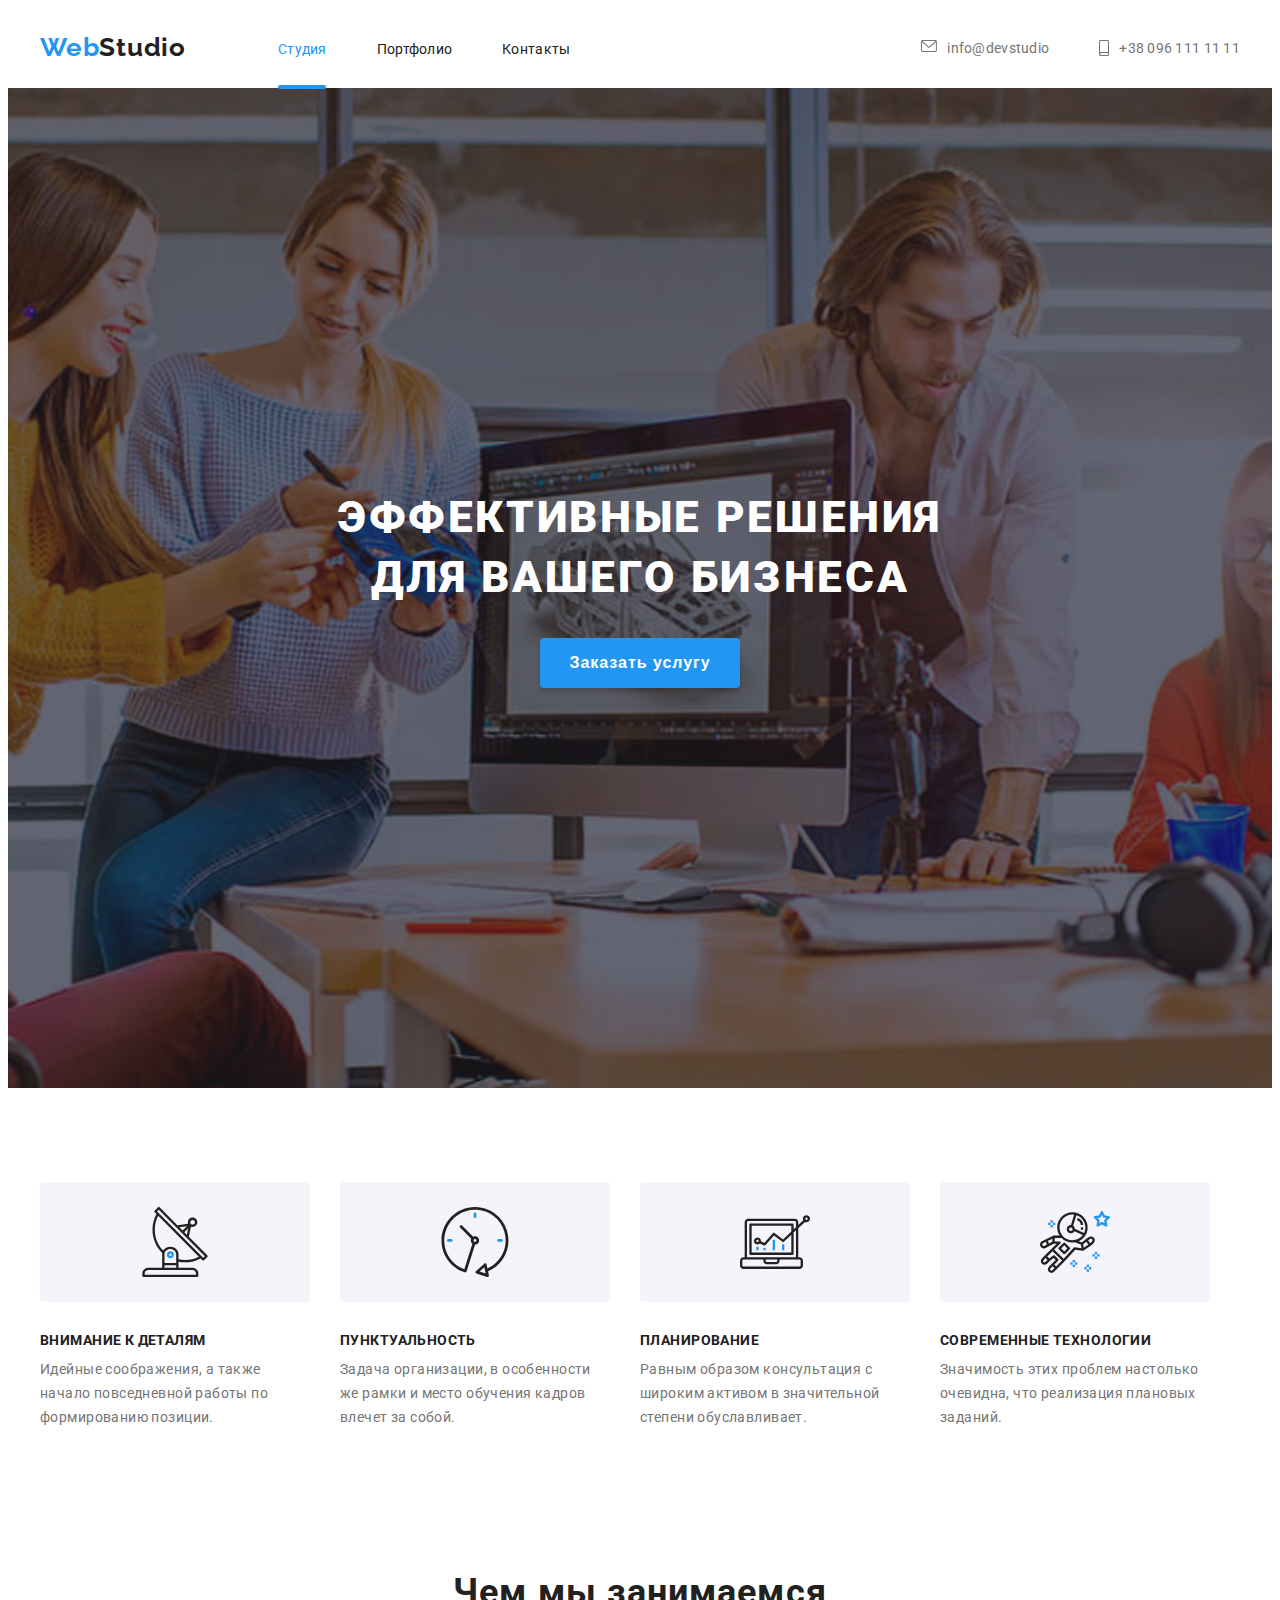
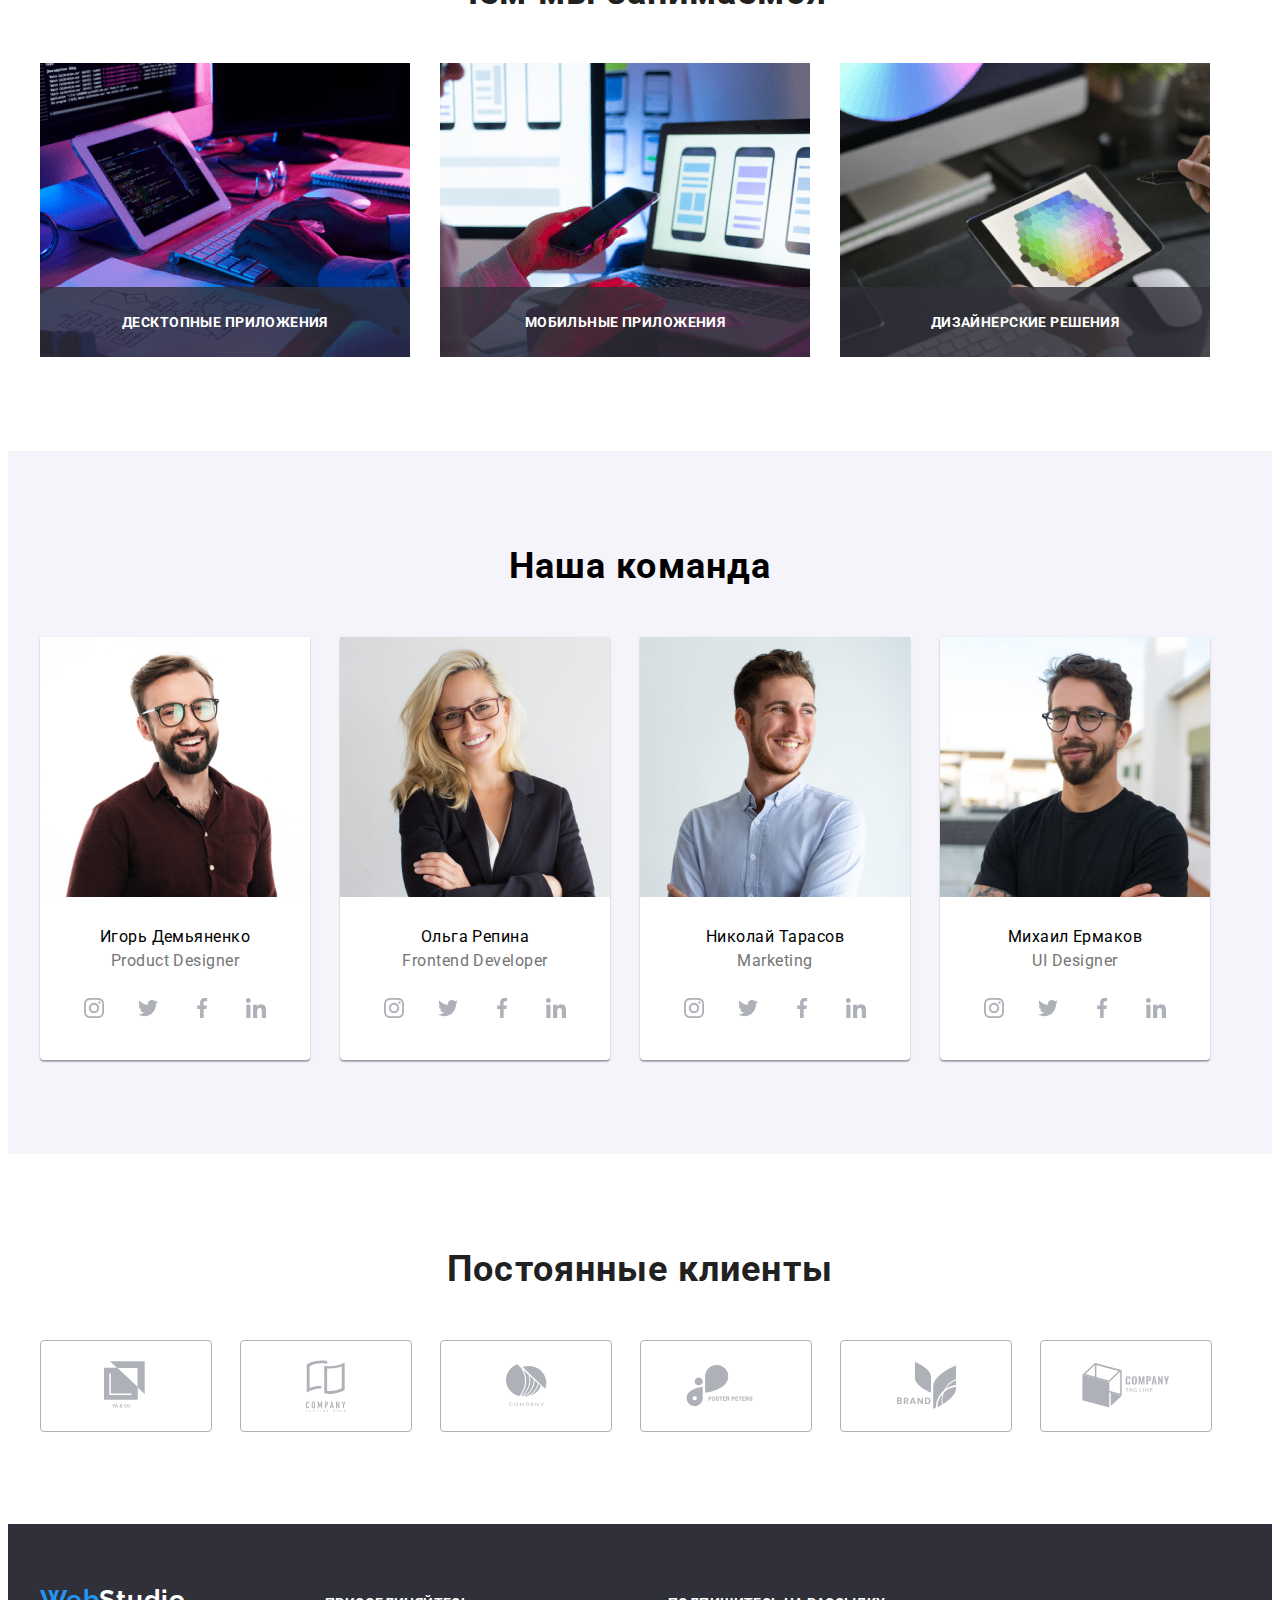
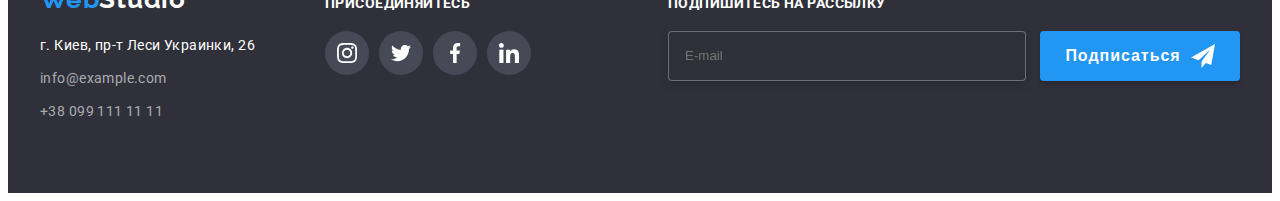
<file: index.html>
<!DOCTYPE html>
<html lang="ru">

<head>
    <meta charset="UTF-8">
    <meta name="viewport" content="width=device-width, initial-scale=1.0">
    <title>Document</title>
    <link rel="preconnect" href="https://fonts.gstatic.com">
    <link
        href="https://fonts.googleapis.com/css2?family=Raleway:wght@700&family=Roboto:wght@400;500;700;900&display=swap"
        rel="stylesheet">
    <link rel="stylesheet" href="https://cdnjs.cloudflare.com/ajax/libs/modern-normalize/1.0.0/modern-normalize.css"
        integrity="sha512-Zx6MlUMKSVJoQ+83OwhdILe8cSEsCzfqThJd7J/VA2UrK6Ctj85p+xzqfyuNXE5B1k25uUdmJ2OzItbBy9GHAQ=="
        crossorigin="anonymous" />
    <link rel="stylesheet" href="css/main.min.css">
</head>

<body>
    <header class="header">
        <div class="container">
            <nav class="navigation">
                <a class="logotype" href="./index.html">
                    Web<span class="logo-img">Studio</span>
                </a>
                <ul class="navigation-list list">
                    <li class="navigation-list-item">
                        <a class="navigation-list-link link current" href="./index.html">
                            <span class="studia">Студия</span>
                        </a>
                    </li>
                    <li class="navigation-list-item">
                        <a class="navigation-list-link link" href="./portfolio.html">Портфолио</a>
                    </li>
                    <li class="navigation-list-item">
                        <a class="navigation-list-link link" href="#">Контакты</a>
                    </li>
                </ul>
            </nav>

            <ul class="contacts">
                <li class="contacts-list list">
                    <a class="mail-link link" href="mailto:info@devstudio.com">
                        <svg class="mail-list-icon">
                            <use href="./img/sprite.svg.svg#icon-envelope"></use>
                        </svg>info@devstudio
                    </a>
                </li>
                <li class="contacts-list list">
                    <a class="tel-link link" href="tel:+380961111111">
                        <svg class="tel-list-icon">
                            <use href="./img/sprite.svg.svg#icon-smartphone"></use>
                        </svg>+38 096 111 11 11
                    </a>
                </li>
            </ul>

        </div>
    </header>

    <main>
        <!--HERO-->
        <section class="hero-container">
            <div class="container">
                <div class="headline-top">
                    <h1 class="headline">Эффективные решения для вашего бизнеса</h1>
                </div>
                <div class="modal-button-block">
                    <button type="button" class="modal-button" data-modal-open>Заказать услугу</button>
                </div>
            </div>
        </section>

        <!--BENEFITS-->
        <section class="benefits">
            <div class="container">
                <h2 hidden>Benefits</h2>
                <ul class="text-container list">
                    <li class="description">
                        <div class="description-list-link">
                            <svg class="description-list-icon">
                                <use href="./img/sprite.svg.svg#icon-antenna"></use>
                            </svg>
                        </div>
                        <h3 class="title-benefits">Внимание к деталям</h3>
                        <p class="description-text">Идейные соображения, а также начало повседневной работы по
                        формированию позиции.</p>
                    </li>

                    <li class="description">
                        <div class="description-list-link">
                            <svg class="description-list-icon">
                                <use href="./img/sprite.svg.svg#icon-clock"></use>
                            </svg>
                        </div>
                        <h3 class="title-benefits">Пунктуальность</h3>
                        <p class="description-text">Задача организации, в особенности же рамки и место обучения кадров
                            влечет за собой.</p>
                    </li>

                    <li class="description">
                        <div class="description-list-link">
                            <svg class="description-list-icon">
                                <use href="./img/sprite.svg.svg#icon-diagram"></use>
                            </svg>
                        </div>
                        <h3 class="title-benefits">Планирование</h3>
                        <p class="description-text">Равным образом консультация с широким активом в значительной степени
                            обуславливает.</p>
                    </li>

                    <li class="description">
                        <div class="description-list-link">
                            <svg class="description-list-icon">
                                <use href="./img/sprite.svg.svg#icon-astronaut"></use>
                            </svg>
                        </div>
                        <h3 class="title-benefits">Современные технологии</h3>
                        <p class="description-text">Значимость этих проблем настолько очевидна, что реализация плановых
                            заданий.</p>
                    </li>
                </ul>
            </div>
        </section>

        <!--mission-->
        <section class="options">
            <div class="container">
                <h2 class="options-title">Чем мы занимаемся</h2>
                <ul class="images-container list">
                    <li class="images">
                        <img class="foto-task" src="./img/our_deals/img1.png" alt="верстает код" width="370px">
                        <div class="text-list">
                            <p class="text-position">Десктопные приложения</p>
                        </div>
                    </li>
                    <li class="images">
                        <img class="foto-task" src="./img/our_deals/img2.png" alt="разрабатывает дизайн" width="370px">
                        <div class="text-list">
                            <p class="text-position">Мобильные приложения</p>
                        </div>
                    </li>
                    <li class="images">
                        <img class="foto-task" src="./img/our_deals/img3.png" alt="подбирает цветовую гамму"
                            width="370px">
                        <div class="text-list">
                            <p class="text-position">Дизайнерские решения</p>
                        </div>
                            
                    </li>
                </ul>
            </div>
        </section>

        <!--team-->
        <section class="prof-team">
            <div class="container">
                <h2 class="title title-team">Наша команда</h2>
                <ul class="team-container list">
                    <li class="team-list">
                        <img class="foto photo" src="./img/our_team/igor_demyanenko.jpg" alt="Игорь Демьяненко"
                            width="270px">
                        <div class="name-list">
                            <h3 class="specialists">Игорь Демьяненко</h3>
                            <p class="profession" lang="en">Product Designer</p>
                            <ul class="list social-list">
                                <li class="social-list-item">
                                    <a href="#" class="social-list-link">
                                        <svg class="social-list-icon">
                                            <use href="./img/sprite.svg.svg#icon-instagram"></use>
                                        </svg>
                                    </a>
                                </li>
                                <li class="social-list-item">
                                    <a href="#" class="social-list-link">
                                        <svg class="social-list-icon">
                                            <use href="./img/sprite.svg.svg#icon-twitter"></use>
                                        </svg>
                                    </a>
                                </li>
                                <li class="social-list-item">
                                    <a href="#" class="social-list-link">
                                        <svg class="social-list-icon">
                                            <use href="./img/sprite.svg.svg#icon-facebook"></use>
                                        </svg>
                                    </a>
                                </li>
                                <li class="social-list-item">
                                    <a href="#" class="social-list-link">
                                        <svg class="social-list-icon">
                                            <use href="./img/sprite.svg.svg#icon-linkedin"></use>
                                        </svg>
                                    </a>
                                </li>
                            </ul>
                        </div>
                    </li>
                    <li class="team-list">
                        <img class="foto photo" src="./img/our_team/olha_repina.jpg" alt="Ольга Репина" width="270px">
                        <div class="name-list">
                            <h3 class="specialists">Ольга Репина</h3>
                            <p class="profession" lang="en">Frontend Developer</p>
                            <ul class="list social-list">
                                <li class="social-list-item">
                                    <a href="#" class="social-list-link">
                                        <svg class="social-list-icon">
                                            <use href="./img/sprite.svg.svg#icon-instagram"></use>
                                        </svg>
                                    </a>
                                </li>
                                <li class="social-list-item">
                                    <a href="#" class="social-list-link">
                                        <svg class="social-list-icon">
                                            <use href="./img/sprite.svg.svg#icon-twitter"></use>
                                        </svg>
                                    </a>
                                </li>
                                <li class="social-list-item">
                                    <a href="#" class="social-list-link">
                                        <svg class="social-list-icon">
                                            <use href="./img/sprite.svg.svg#icon-facebook"></use>
                                        </svg>
                                    </a>
                                </li>
                                <li class="social-list-item">
                                    <a href="#" class="social-list-link">
                                        <svg class="social-list-icon">
                                            <use href="./img/sprite.svg.svg#icon-linkedin"></use>
                                        </svg>
                                    </a>
                                </li>
                            </ul>
                        </div>
                    </li>
                    <li class="team-list">
                        <img class="foto photo" src="./img/our_team/nikolay_tarasov.jpg" alt="Николай Тарасов"
                            width="270px">
                        <div class="name-list">
                            <h3 class="specialists">Николай Тарасов</h3>
                            <p class="profession" lang="en">Marketing</p>
                            <ul class="list social-list">
                                <li class="social-list-item">
                                    <a href="#" class="social-list-link">
                                        <svg class="social-list-icon">
                                            <use href="./img/sprite.svg.svg#icon-instagram"></use>
                                        </svg>
                                    </a>
                                </li>
                                <li class="social-list-item">
                                    <a href="#" class="social-list-link">
                                        <svg class="social-list-icon">
                                            <use href="./img/sprite.svg.svg#icon-twitter"></use>
                                        </svg>
                                    </a>
                                </li>
                                <li class="social-list-item">
                                    <a href="#" class="social-list-link">
                                        <svg class="social-list-icon">
                                            <use href="./img/sprite.svg.svg#icon-facebook"></use>
                                        </svg>
                                    </a>
                                </li>
                                <li class="social-list-item">
                                    <a href="#" class="social-list-link">
                                        <svg class="social-list-icon">
                                            <use href="./img/sprite.svg.svg#icon-linkedin"></use>
                                        </svg>
                                    </a>
                                </li>
                            </ul>
                        </div>
                    </li>
                    <li class="team-list">
                        <img class="foto photo" src="./img/our_team/michael_yermakov.jpg" alt="Михаил Ермаков"
                            width="270px">
                        <div class="name-list">
                            <h3 class="specialists">Михаил Ермаков</h3>
                            <p class="profession" lang="en">UI Designer</p>
                            <ul class="list social-list">
                                <li class="social-list-item">
                                    <a href="#" class="social-list-link">
                                        <svg class="social-list-icon">
                                            <use href="./img/sprite.svg.svg#icon-instagram"></use>
                                        </svg>
                                    </a>
                                </li>
                                <li class="social-list-item">
                                    <a href="#" class="social-list-link">
                                        <svg class="social-list-icon">
                                            <use href="./img/sprite.svg.svg#icon-twitter"></use>
                                        </svg>
                                    </a>
                                </li>
                                <li class="social-list-item">
                                    <a href="#" class="social-list-link">
                                        <svg class="social-list-icon">
                                            <use href="./img/sprite.svg.svg#icon-facebook"></use>
                                        </svg>
                                    </a>
                                </li>
                                <li class="social-list-item">
                                    <a href="#" class="social-list-link">
                                        <svg class="social-list-icon">
                                            <use href="./img/sprite.svg.svg#icon-linkedin"></use>
                                        </svg>
                                    </a>
                                </li>
                            </ul>
                        </div>
                    </li>
                </ul>
            </div>
        </section>

        <section class="client">
            <div class="container">
                <h2 class="client-title">Постоянные клиенты</h2>
                <ul class="list client-list">
                    <li class="client-list-item">
                        <a href="#" class="client-list-link">
                            <svg class="client-list-icon" width="45" height="50">
                                <use href="./img/sprite.svg.svg#icon-logo-1"></use>
                            </svg>
                        </a>
                    </li>
                    <li class="client-list-item">
                        <a href="#" class="client-list-link">
                            <svg class="client-list-icon" width="40" height="52">
                                <use href="./img/sprite.svg.svg#icon-logo-2"></use>
                            </svg>
                        </a>
                    </li>
                    <li class="client-list-item">
                        <a href="#" class="client-list-link">
                            <svg class="client-list-icon" width="41" height="43">
                                <use href="./img/sprite.svg.svg#icon-logo-3"></use>
                            </svg>
                        </a>
                    </li>
                    <li class="client-list-item">
                        <a href="#" class="client-list-link">
                            <svg class="client-list-icon" width="80" height="42">
                                <use href="./img/sprite.svg.svg#icon-logo-4"></use>
                            </svg>
                        </a>
                    </li>
                    <li class="client-list-item">
                        <a href="#" class="client-list-link">
                            <svg class="client-list-icon" width="59" height="47">
                                <use href="./img/sprite.svg.svg#icon-logo-5"></use>
                            </svg>
                        </a>
                    </li>
                    <li class="client-list-item">
                        <a href="#" class="client-list-link">
                            <svg class="client-list-icon" width="88" height="45">
                                <use href="./img/sprite.svg.svg#icon-logo-6"></use>
                            </svg>
                        </a>
                    </li>
                </ul>
            </div>
        </section>
    </main>

    <footer class="footer">
        <div class="container">
            <div class="footer-container">
                <div class="logo-footer-item">

                    <a class="logo link" href="./index.html">
                        Web<span class="logo-style-footer">Studio</span>
                    </a>
                    

                    <address class="address">
                        <ul class="contacts-container-bottom list">
                            <li class="contacts-block">
                                <a class="contacts-list-link link" href="https://goo.gl/maps/PsjufFxybUBxxn2h6"
                                    target="_blank">г. Киев,
                                    пр-т Леси
                                    Украинки, 26
                                </a>
                            </li>
                            <li class="contacts-block">
                                <a class="contacts-list-link  contacts_list link"
                                    href="mailto:info@example.com">info@example.com</a>
                            </li>
                            <li class="contacts-block">
                                <a class="contacts-list-link contacts_list link" href="tel:+380991111111">+38 099 111 11
                                    11</a>
                            </li>
                        </ul>
                    </address>
                </div>

                <div class="footer-social-block">
                    <b class="footer-social-title">Присоединяйтесь</b>
                    <ul class="list footer-social-list">
                        <li class="footer-social-list-item">
                            <a href="#" class="footer-social-list-link">
                                <svg class="footer-social-list-icon">
                                    <use href="./img/sprite.svg.svg#icon-instagram"></use>
                                </svg>
                            </a>
                        </li>
                        <li class="footer-social-list-item">
                            <a href="#" class="footer-social-list-link">
                                <svg class="footer-social-list-icon">
                                    <use href="./img/sprite.svg.svg#icon-twitter"></use>
                                </svg>
                            </a>
                        </li>
                        <li class="footer-social-list-item">
                            <a href="#" class="footer-social-list-link">
                                <svg class="footer-social-list-icon">
                                    <use href="./img/sprite.svg.svg#icon-facebook"></use>
                                </svg>
                            </a>
                        </li>
                        <li class="footer-social-list-item">
                            <a href="#" class="footer-social-list-link">
                                <svg class="footer-social-list-icon">
                                    <use href="./img/sprite.svg.svg#icon-linkedin"></use>
                                </svg>
                            </a>
                        </li>
                    </ul>
                </div>
                <form class="modal-form-sub">
                    <b class="sub-title">Подпишитесь на рассылку</b>
                    <span class="sub-item">
                        <input type="email" name="user-email" class="modal-form-input-sub" placeholder="E-mail">
                        <button type="submit" class="modal-form-sub-btn">Подписаться
                            <svg class="modal-form-sub-btn-icon">
                                <use href="./img/sprite.svg.svg#icon-icon-send"></use>
                            </svg>
                        </button>
                    </span>
                </form>
            </div>

        </div>
    </footer>

    <div class="backdrop is-hidden" data-modal>
        <div class="modal">
            <button type="button" class="modal-close-btn" data-modal-close>
                <svg class="close-btn-icon">
                    <use href="./img/sprite.svg.svg#icon-vector"></use>
                </svg>
            </button>
            
            
            <form action="#" class="modal-form">
                <p class="modal-form-title">Оставьте свои данные, мы вам перезвоним</p>
                <label class="modal-form-label">
                    Имя
                    <span class="modal-form-wrapper">
                        <input type="text" name="user-name" class="modal-form-input">
                        <svg class="modal-form-input-icon">
                            <use href="./img/sprite.svg.svg#icon-vector1"></use>
                        </svg>
                    </span>
                </label>
                
                <label class="modal-form-label">
                    Телефон
                    <span class="modal-form-wrapper">
                        <input type="tel" name="user-phone" class="modal-form-input">
                        <svg class="modal-form-input-icon">
                            <use href="./img/sprite.svg.svg#icon-vector2"></use>
                        </svg>
                    </span>
                </label>
                
                <label class="modal-form-label">
                    Почта
                    <span class="modal-form-wrapper">
                        <input type="email" name="user-email" class="modal-form-input">
                        <svg class="modal-form-input-icon">
                            <use href="./img/sprite.svg.svg#icon-vector3"></use>
                        </svg>
                    </span>
                </label>

                <label class="modal-form-label">
                    Коментарии
                    <textarea name="user-message" class="modal-form-message" placeholder="Введите текст"></textarea>
                </label>
            
                <span class="modal-checkbox">
                    <input type="checkbox" name="user-policy" id="check_policy" class="modal-form-check-policy visually-hidden">
                    <label for="check_policy" class="modal-form-label-policy">Соглашаюсь с рассылкой и принимаю &nbsp<a class="check-link" href="#">Условия
                        договора</a>
                </span>
                <button type="submit" class="modal-form-btn">Отправить</button>     
            </form>
        </div>
    </div>

    <script src="./js/modal.js"></script>
</body>

</html>
</file>
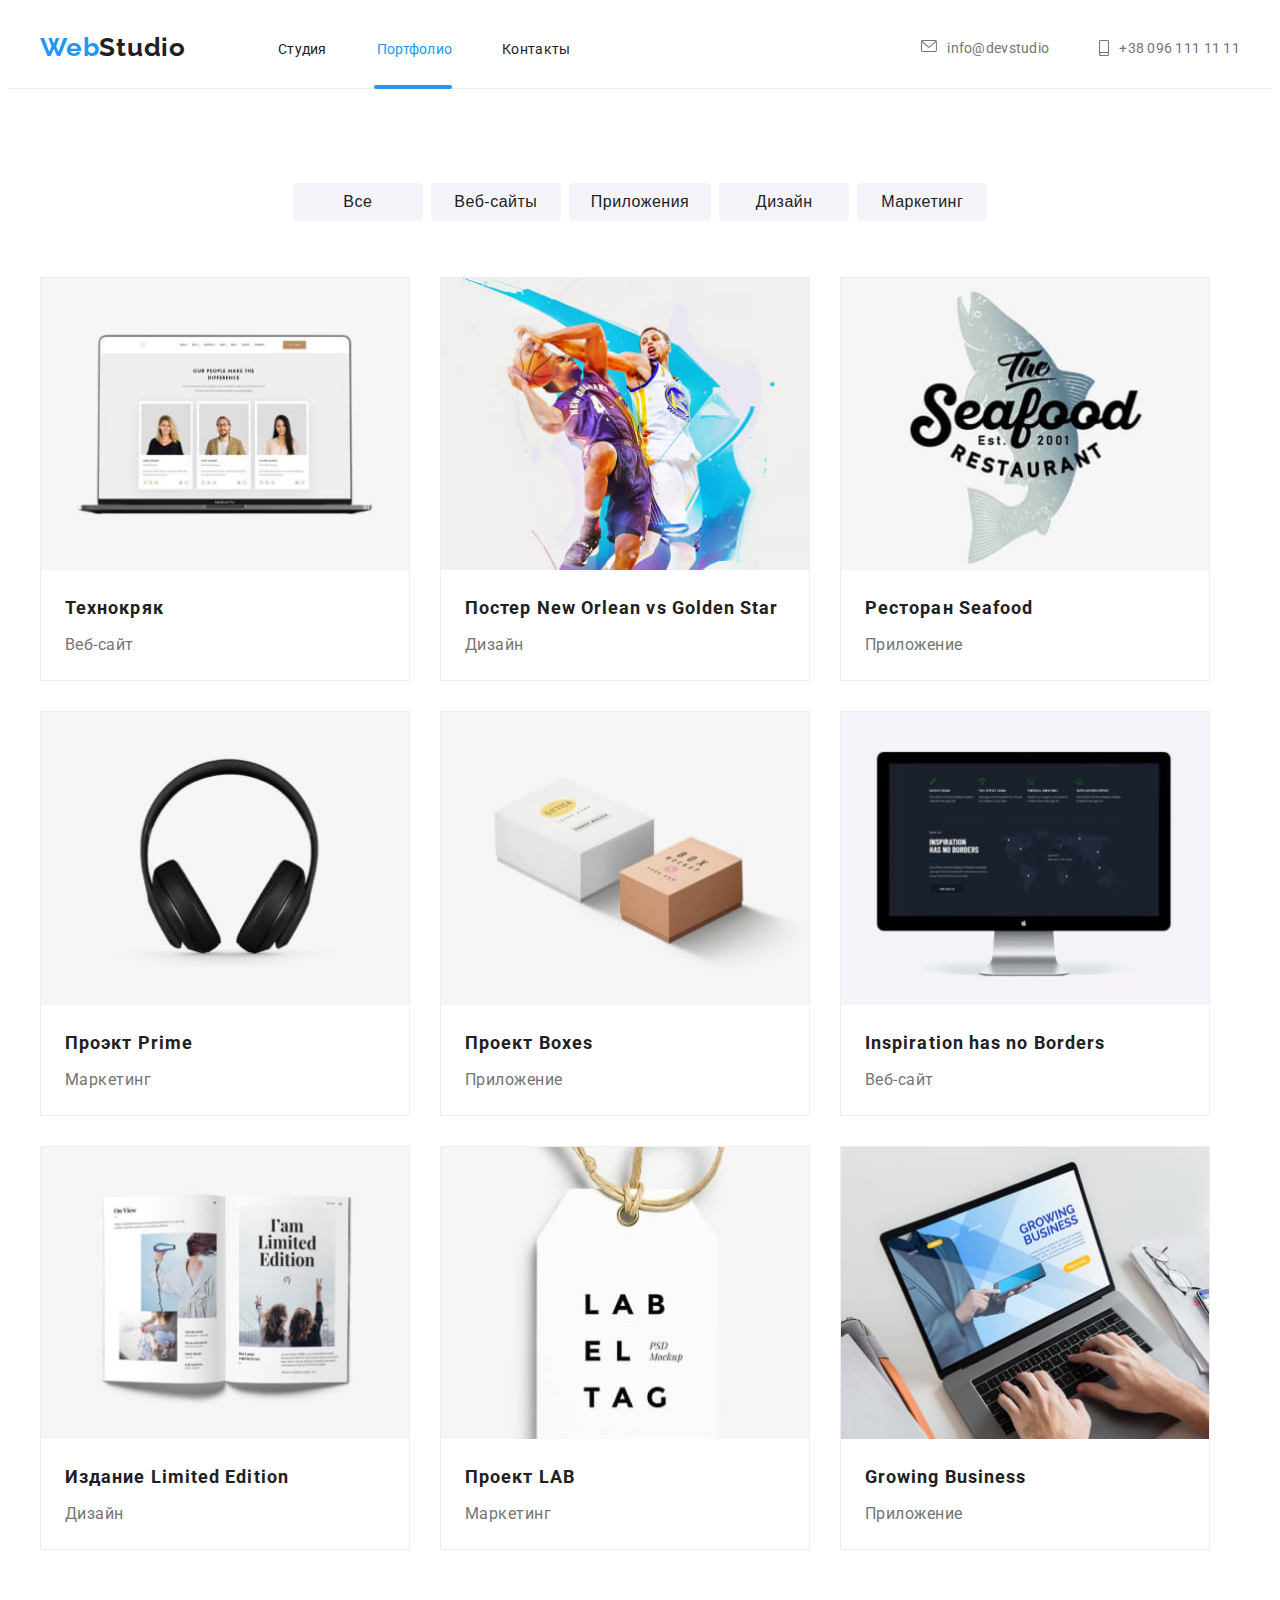
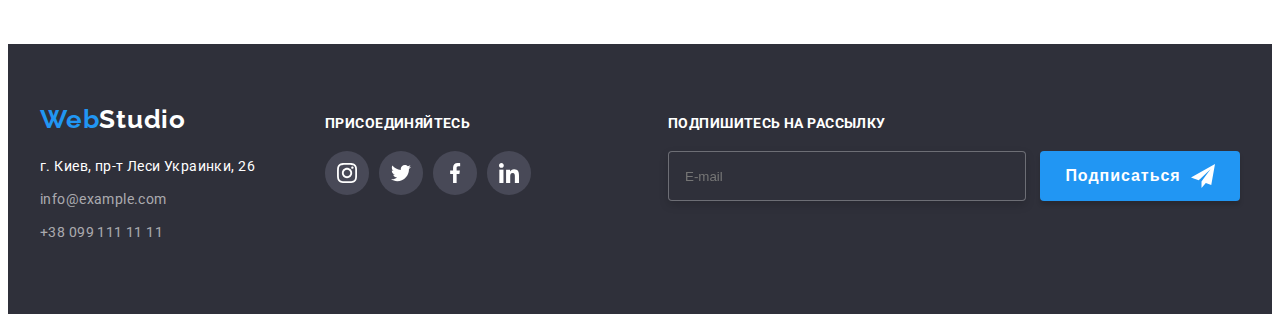
<file: portfolio.html>
<!DOCTYPE html>
<html lang="ru">

<head>
    <meta charset="UTF-8">
    <meta name="viewport" content="width=device-width, initial-scale=1.0">
    <title>Document</title>
    <link rel="preconnect" href="https://fonts.gstatic.com">
    <link
        href="https://fonts.googleapis.com/css2?family=Raleway:wght@700&family=Roboto:wght@400;500;700;900&display=swap"
        rel="stylesheet">
    <link rel="stylesheet" href="https://cdnjs.cloudflare.com/ajax/libs/modern-normalize/1.0.0/modern-normalize.css"
        integrity="sha512-Zx6MlUMKSVJoQ+83OwhdILe8cSEsCzfqThJd7J/VA2UrK6Ctj85p+xzqfyuNXE5B1k25uUdmJ2OzItbBy9GHAQ=="
        crossorigin="anonymous" />
    <link rel="stylesheet" href="./css/portfolio.min.css">
</head>

<body>
    <header class="header">
        <div class="container">
            <nav class="navigation">
                <a class="logotype" href="./index.html">
                    Web<span class="logo-img">Studio</span>
                </a>
                <ul class="navigation-list list">
                    <li class="navigation-list-item">
                        <a class="navigation-list-link link" href="./index.html">Студия</a>
                    </li>
                    <li class="navigation-list-item">
                        <a class="navigation-list-link link current" href="./portfolio.html">
                            <span class="portfolio">Портфолио</span>
                        </a>
                    </li>
                    <li class="navigation-list-item">
                        <a class="navigation-list-link link" href="#">Контакты</a>
                    </li>
                </ul>
            </nav>

            <ul class="contacts">
                <li class="contacts-list list">
                    <a class="mail-link link" href="mailto:info@devstudio.com">
                        <svg class="mail-list-icon">
                            <use href="./img/sprite.svg.svg#icon-envelope"></use>
                        </svg>info@devstudio
                    </a>
                </li>
                <li class="contacts-list list">
                    <a class="tel-link link" href="tel:+380961111111">
                        <svg class="tel-list-icon">
                            <use href="./img/sprite.svg.svg#icon-smartphone"></use>
                        </svg>+38 096 111 11 11
                    </a>
                </li>
            </ul>
        </div>
    </header>

    <!--Navigation-->
    <main>
        <section class="information-container">
            <div class="container">
                <div class="btn-block">
                    <h1 hidden>Портфолио</h1>
                    <ul class="btn-list-item list">
                        <li class="btn-list">
                            <button class="btn-list-link link" type="button">Все</button>
                        </li>
                        <li class="btn-list">
                            <button class="btn-list-link link" type="button">Веб-сайты</button>
                        </li>
                        <li class="btn-list">
                            <button class="btn-list-link link" type="button">Приложения</button>
                        </li>
                        <li class="btn-list">
                            <button class="btn-list-link link" type="button">Дизайн</button>
                        </li>
                        <li class="btn-list">
                            <button class="btn-list-link link" type="button">Маркетинг</button>
                        </li>
                    </ul>
                </div>
            
                <!--GALLERY-->
                <h2 hidden>Наши работы</h2>
                <ul class="gallery-board list">
                    <li class="gallery-list">
                        <a href="#" class="gallery-list-link link">
                            <div class="overlay-block">
                                <img class="foto-gallery" src="./img/portfolio/laptop.jpg" alt="laptop" width="370px">
                                <p class="overlay">Технокряк это современная площадка распространения коронавируса.
                                Компании используют эту платформу для цифрового
                                шпионажа и атак на защищённые сервера конкурентов.</p>
                            </div>
                            <div class="gallery-desc">
                                <h3 class="gallery-title">Технокряк</h3>
                                <p class="description">Веб-сайт</p>
                            </div>
                        </a>
                    </li>
                    <li class="gallery-list">
                        <a href="#" class="gallery-list-link link">
                            <div class="overlay-block">
                                <img class="foto-gallery" src="./img/portfolio/color-picture.jpg" alt="color-picture" width="370px">
                                <p class="overlay">Технокряк это современная площадка распространения коронавируса.
                                Компании используют эту платформу для цифрового
                                шпионажа и атак на защищённые сервера конкурентов.</p>
                            </div>
                            <div class="gallery-desc">
                                <h3 class="gallery-title">Постер New Orlean vs Golden Star</h3>
                                <p class="description">Дизайн</p>
                            </div>
                        </a>
                    </li>
                    <li class="gallery-list">
                        <a href="#" class="gallery-list-link link">
                            <div class="overlay-block">
                                <img class="foto-gallery" src="./img/portfolio/seafood.jpg" alt="restaurant_seafood" width="370px">
                                <p class="overlay">Технокряк это современная площадка распространения коронавируса.
                                Компании используют эту платформу для цифрового
                                шпионажа и атак на защищённые сервера конкурентов.</p>
                            </div>
                            <div class="gallery-desc">
                                <h3 class="gallery-title">Ресторан Seafood</h3>
                                <p class="description">Приложение</p>
                            </div>
                        </a>
                    </li>
                    <li class="gallery-list">
                        <a href="#" class="gallery-list-link link">
                            <div class="overlay-block">
                                <img class="foto-gallery" src="./img/portfolio/headphone.jpg" alt="headphone" width="370px">
                                <p class="overlay">Технокряк это современная площадка распространения коронавируса.
                                Компании используют эту платформу для цифрового
                                шпионажа и атак на защищённые сервера конкурентов.</p>
                            </div>
                            <div class="gallery-desc">
                                <h3 class="gallery-title">Проэкт Prime</h3>
                                <p class="description">Маркетинг</p>
                            </div>
                        </a>
                    </li>
                    <li class="gallery-list">
                        <a href="#" class="gallery-list-link link">
                            <div class="overlay-block">
                                <img class="foto-gallery" src="./img/portfolio/boxes.jpg" alt="boxes" width="370px">
                                <p class="overlay">Технокряк это современная площадка распространения коронавируса.
                                Компании используют эту платформу для цифрового
                                шпионажа и атак на защищённые сервера конкурентов.</p>
                            </div>
                            <div class="gallery-desc">
                                <h3 class="gallery-title">Проект Boxes</h3>
                                <p class="description">Приложение</p>
                            </div>
                        </a>
                    </li>
                    <li class="gallery-list">
                        <a href="#" class="gallery-list-link link">
                            <div class="overlay-block">
                                <img class="foto-gallery" src="./img/portfolio/monitor.jpg" alt="monitor" width="370px">
                                <p class="overlay">Технокряк это современная площадка распространения коронавируса.
                                Компании используют эту платформу для цифрового
                                шпионажа и атак на защищённые сервера конкурентов.</p>
                            </div>
                            <div class="gallery-desc">
                                <h3 class="gallery-title">Inspiration has no Borders</h3>
                                <p class="description">Веб-сайт</p>
                            </div>
                        </a>
                    </li>
                    <li class="gallery-list">
                        <a href="#" class="gallery-list-link link">
                            <div class="overlay-block">
                                <img class="foto-gallery" src="./img/portfolio/magazine.jpg" alt="magazine" width="370px">
                                <p class="overlay">Технокряк это современная площадка распространения коронавируса.
                                Компании используют эту платформу для цифрового
                                шпионажа и атак на защищённые сервера конкурентов.</p>
                            </div>
                            <div class="gallery-desc">
                                <h3 class="gallery-title">Издание Limited Edition</h3>
                                <p class="description">Дизайн</p>
                            </div>
                        </a>
                    </li>
                    <li class="gallery-list">
                        <a href="#" class="gallery-list-link link">
                            <div class="overlay-block">
                                <img class="foto-gallery" src="./img/portfolio/leib.jpg" alt="leib" width="370px">
                                <p class="overlay">Технокряк это современная площадка распространения коронавируса.
                                Компании используют эту платформу для цифрового
                                шпионажа и атак на защищённые сервера конкурентов.</p>
                            </div>
                            <div class="gallery-desc">
                                <h3 class="gallery-title">Проект LAB</h3>
                                <p class="description">Маркетинг</p>
                            </div>
                        </a>
                    </li>
                    <li class="gallery-list">
                        <a href="#" class="gallery-list-link link">
                            <div class="overlay-block">
                                <img class="foto-gallery" src="./img/portfolio/type-up.jpg" alt="type-up" width="370px">
                                <p class="overlay">Технокряк это современная площадка распространения коронавируса.
                                Компании используют эту платформу для цифрового
                                шпионажа и атак на защищённые сервера конкурентов.</p>
                            </div>
                            <div class="gallery-desc link">
                                <h3 class="gallery-title">Growing Business</h3>
                                <p class="description">Приложение</p>
                            </div>
                        </a>
                    </li>
                </ul>
            </div>

        </section>
    </main>

    <footer class="footer">
        <div class="container">
            <div class="footer-container">
                <div class="logo-footer-item">
                    
                    <a class="logo link" href="./index.html">
                        Web<span class="logo-style-footer">Studio</span>
                    </a>

                    <address class="address">
                        <ul class="contacts-container-bottom list">
                            <li class="contacts-block">
                                <a class="contacts-list-link link" href="https://goo.gl/maps/PsjufFxybUBxxn2h6"
                                    target="_blank">г. Киев,
                                    пр-т
                                    Леси Украинки,
                                    26</a>
                            </li>
                            <li class="contacts-block">
                                <a class="contacts-list-link  contacts_list link"
                                    href="mailto:info@example.com">info@example.com</a>
                            </li>
                            <li class="contacts-block">
                                <a class="contacts-list-link contacts_list link" href="tel:+380991111111">+38 099 111 11
                                    11</a>
                            </li>
                        </ul>
                    </address>
                </div>

                <div class="footer-social-block">
                    <b class="footer-social-title">Присоединяйтесь</b>
                    <ul class="list footer-social-list">
                        <li class="footer-social-list-item">
                            <a href="#" class="footer-social-list-link">
                                <svg class="footer-social-list-icon">
                                    <use href="./img/sprite.svg.svg#icon-instagram"></use>
                                </svg>
                            </a>
                        </li>
                        <li class="footer-social-list-item">
                            <a href="#" class="footer-social-list-link">
                                <svg class="footer-social-list-icon">
                                    <use href="./img/sprite.svg.svg#icon-twitter"></use>
                                </svg>
                            </a>
                        </li>
                        <li class="footer-social-list-item">
                            <a href="#" class="footer-social-list-link">
                                <svg class="footer-social-list-icon">
                                    <use href="./img/sprite.svg.svg#icon-facebook"></use>
                                </svg>
                            </a>
                        </li>
                        <li class="footer-social-list-item">
                            <a href="#" class="footer-social-list-link">
                                <svg class="footer-social-list-icon">
                                    <use href="./img/sprite.svg.svg#icon-linkedin"></use>
                                </svg>
                            </a>
                        </li>
                    </ul>
                </div>

                <form class="modal-form-sub">
                    <b class="sub-title">Подпишитесь на рассылку</b>
                    <span class="sub-item"> 
                        <input type="email" name="user-email" class="modal-form-input-sub" placeholder="E-mail">
                        <button type="submit" class="modal-form-sub-btn">Подписаться
                            <svg class="modal-form-sub-btn-icon">
                                <use href="./img/sprite.svg.svg#icon-icon-send"></use>
                            </svg>
                        </button>
                    </span> 
                </form>
            </div>

        </div>
    </footer>

</body>

</html>
</file>
<file: css/main.min.css>
:root{--light-color: #ffffff;--dark-color: #2f303a;--logo-span: #2196f3;--btn: #2196f3;--nav-btn: #ffffff;--logo-nav-header: #212121;--title: #212121;--hover-focus: #2196f3;--mail-tel: #757575;--text: #757575;--desk-link: #f5f4fa;--prof-team: #f5f4fa;--color-item-page: #2196f3;--line: #2196f3;--fill-nav-icon: #757575;--fill-icon: #afb1b8;--modal-btn: #188ce8;--modal-btn-back: #ffffff;--soc-fill: #afb1b8;--soc-back: #ffffff;--fill-list-icon: #ffffff;--footer-icon: #ffffff;--footer-link: #484957;--modal: #ffffff;--check-link: #2196f3;--modal-policy: #757575;--before-policy: #ffffff;--modal-form-color: #757575;--border-link: #2196f3;--back-btn: #f5f4fa}.visually-hidden{position:absolute !important;clip:rect(1px 1px 1px 1px);clip:rect(1px, 1px, 1px, 1px);padding:0 !important;border:0 !important;height:1px !important;width:1px !important;overflow:hidden}body{font-family:"Roboto", sans-serif;background-size:contain}h1,h2,h3,p{margin:0}ul{margin:0;padding:0}img{display:block;max-width:100%;height:auto}.list{list-style:none}.link{text-decoration:none}.address{font-style:normal}.current::after{content:"";position:absolute;left:0;bottom:0;width:48px;height:4px;background-color:var(--line);border-radius:2px}.container{width:1200px;margin-left:auto;margin-right:auto;padding-left:15px;padding-right:15px}.header .container{display:flex}.logotype{font-family:Raleway;font-weight:700;font-size:26px;line-height:1.174;letter-spacing:0.03em;color:var(--logo-span);text-decoration:none;padding-top:24px;padding-bottom:25px;width:145px;margin-right:93px}.logo-img{color:var(--logo-nav-header)}.studia{color:var(--color-item-page)}.logo-footer-item{display:block}.logo-style-footer{color:var(--light-color)}.logo{font-family:Raleway;width:145px;font-weight:700;font-size:26px;line-height:1.174;letter-spacing:0.03em;color:var(--logo-span);text-decoration:none}.contacts{display:flex;margin-left:auto}.mail-list-icon{width:16px;height:12px;fill:var(--fill-nav-icon);margin-right:10px;transition:fill 250ms cubic-bezier(0.4, 0, 0.2, 1)}.mail-link:hover .mail-list-icon,.mail-link:focus .mail-list-icon{fill:var(--hover-focus)}.mail-link{display:flex;font-weight:400;font-size:14px;line-height:1.143;letter-spacing:0.02em;margin-left:auto;margin-right:50px;padding-top:32px;padding-bottom:32px;color:var(--mail-tel);transition:color 250ms cubic-bezier(0.4, 0, 0.2, 1)}.mail-link:hover,.mail-link:focus{color:var(--hover-focus)}.tel-list-icon{width:10px;height:16px;fill:var(--fill-nav-icon);margin-right:10px;transition:fill 250ms cubic-bezier(0.4, 0, 0.2, 1)}.tel-link:hover .tel-list-icon,.tel-link:focus .tel-list-icon{fill:var(--hover-focus)}.tel-link{display:flex;font-weight:400;font-size:14px;line-height:1.143;letter-spacing:0.02em;padding-top:32px;padding-bottom:32px;color:var(--mail-tel);transition:color 250ms cubic-bezier(0.4, 0, 0.2, 1)}.tel-link:hover,.tel-link:focus{color:var(--hover-focus)}.address{font-weight:400;font-size:14px;line-height:1.714;letter-spacing:0.03em;margin-top:20px}.contacts-block:not(last-child){margin-bottom:9px}.contacts-list-link{color:var(--light-color);transition:color 250ms cubic-bezier(0.4, 0, 0.2, 1)}.contacts-list-link:hover,.contacts-list-link:focus{color:var(--hover-focus)}.contacts_list{color:rgba(255,255,255,0.6)}.modal-button{min-width:200px;height:50px;font-weight:700;font-size:16px;line-height:1.875;letter-spacing:0.06em;color:var(--light-color);background:var(--btn);border:none;border-radius:4px;box-shadow:0px 4px 4px rgba(0,0,0,0.15);cursor:pointer}.modal-button:hover,.modal-button:focus{background-color:var(--btn);box-shadow:0px 4px 4px rgba(0,0,0,0.15);border-radius:4px}.modal-button-block{margin-top:30px}.social-list{display:flex;justify-content:space-between}.social-list-link{width:44px;height:44px;border-radius:50%;display:flex;align-items:center;background-color:var(--soc-back);justify-content:center;transition:background-color 250ms cubic-bezier(0.4, 0, 0.2, 1)}.social-list-link:hover,.social-list-link:focus{background-color:var(--btn)}.social-list-link:hover .social-list-icon,.social-list-link:focus .social-list-icon{fill:var(--fill-list-icon)}.social-list-icon{width:20px;height:20px;fill:var(--soc-fill);transition:fill 250ms cubic-bezier(0.4, 0, 0.2, 1)}.client-list-link{width:100%;height:100%;background-color:var(--light-color);display:flex;justify-content:center;align-items:center;border:1px solid #afb1b8;border-radius:4px;transition:background-color 250ms cubic-bezier(0.4, 0, 0.2, 1)}.client-list-link:hover,.client-list-link:focus{border-color:var(--border-link)}.client-list-link:hover .client-list-icon,.client-list-link:focus .client-list-icon{fill:var(--hover-focus)}.client-list-icon{fill:var(--fill-icon);transition:fill 250ms cubic-bezier(0.4, 0, 0.2, 1)}.footer-social-list-link{width:44px;height:44px;display:flex;background-color:var(--footer-link);justify-content:center;align-items:center;border-radius:50%;transition:background-color 250ms cubic-bezier(0.4, 0, 0.2, 1)}.footer-social-list-link:hover,.footer-social-list-link:focus{background-color:var(--hover-focus)}.footer-social-list-icon{width:20px;height:20px;fill:var(--footer-icon)}.footer-social-list-link:hover .footer-social-list-icon,.footer-social-list-link:focus .footer-social-list-icon{fill:var(--footer-icon)}.footer-social-list-item:not(:last-child){margin-right:10px}.title-benefits{font-weight:700;font-size:14px;line-height:1.143;letter-spacing:0.03em;text-transform:uppercase;color:var(--title);width:270px;margin-bottom:10px}.options-title{font-weight:700;font-size:36px;line-height:1.167;text-align:center;letter-spacing:0.03em;color:var(--title);margin-bottom:50px}.title-team{font-weight:700;font-size:36px;line-height:1.167;text-align:center;letter-spacing:0.03em;color:var(--title-spec);margin-bottom:50px}.client-title{font-weight:700;font-size:36px;line-height:1.167;text-align:center;letter-spacing:0.03em;color:var(--title);margin-bottom:50px}.description{width:270px;box-sizing:border-box}.description:not(:last-child){margin-right:30px}.description-list-link{width:270px;height:120px;display:flex;background-color:var(--desk-link);justify-content:center;align-items:center;border-radius:4px;margin-bottom:30px}.description-list-icon{width:70px;height:70px}.description-text{font-weight:400;font-size:14px;line-height:1.714;letter-spacing:0.03em;color:var(--text);width:270px;margin-bottom:47px}.text-position{position:absolute;display:flex;width:100%;height:70px;left:0;bottom:0;font-weight:700;font-size:14px;line-height:1.143;align-items:center;text-align:center;justify-content:center;letter-spacing:0.03em;text-transform:uppercase;color:var(--light-color);background:rgba(47,48,58,0.8)}.specialists{font-weight:400;font-size:16px;line-height:1.188;text-align:center;letter-spacing:0.03em;color:var(--title-spec)}.profession{font-weight:400;font-size:16px;line-height:1.188;text-align:center;letter-spacing:0.03em;color:var(--text);margin-top:5px;margin-bottom:16px}.footer-social-title{display:block;font-weight:700;font-size:14px;line-height:1.143;letter-spacing:0.03em;text-transform:uppercase;color:var(--light-color);margin-bottom:20px}.header{background:var(--light-color)}.navigation{display:flex;align-items:center;cursor:pointer}.navigation-list{display:flex;align-items:center}.navigation-list-item:not(:last-child){margin-right:50px}.navigation-list-link{font-weight:400;font-size:14px;line-height:1.143;letter-spacing:0.02em;color:var(--logo-nav-header);padding-top:32px;padding-bottom:32px;position:relative;transition:color 250ms cubic-bezier(0.4, 0, 0.2, 1)}.navigation-list-link:hover,.navigation-list-link:focus{color:var(--hover-focus)}.hero-container{max-width:1600px;height:600px;margin-left:auto;margin-right:auto;text-align:center;align-content:center;padding-bottom:200px;padding-top:200px;background-image:linear-gradient(to right, rgba(47,48,58,0.4), rgba(47,48,58,0.4)),url("../img/bg_img/Img.jpg");background-size:cover;background-position:center}.headline-top{display:flex;flex-wrap:wrap;justify-content:center;padding-right:452px;padding-left:452px}.headline{font-weight:900;font-size:44px;line-height:1.363;letter-spacing:0.06em;text-transform:uppercase;color:var(--light-color);min-width:696px;height:120px}.benefits{padding-top:94px;padding-bottom:94px}.options{padding-bottom:94px}.text-container{display:flex}.images-container{display:flex;flex-wrap:wrap;margin:-15px}.images{position:relative;width:370px;box-sizing:border-box;margin:15px}.prof-team{background:var(--prof-team);padding-bottom:94px;padding-top:94px}.team-list{width:270px;background:var(--light-color);box-sizing:border-box;border-radius:0px 0px 4px 4px;box-shadow:0px 1px 3px rgba(0,0,0,0.12),0px 1px 1px rgba(0,0,0,0.14),0px 2px 1px rgba(0,0,0,0.2);margin:15px}.team-container{display:flex;flex-wrap:wrap;margin:-15px}.name-list{padding:30px 32px}.client{background-color:var(--light-color);padding-top:94px;padding-bottom:94px}.client-list{display:flex}.client-list-item{width:170px;height:90px}.client-list-item:not(:last-child){margin-right:30px}.footer{padding-top:60px;padding-bottom:60px;background:var(--dark-color)}.footer-container{display:flex;align-items:baseline}.footer-social-block{display:block;margin-left:70px}.footer-social-list{display:flex}.modal-form-sub{display:block;align-items:baseline;margin-left:auto}.sub-title{display:block;font-weight:700;font-size:14px;line-height:1.143;letter-spacing:0.03em;text-transform:uppercase;color:var(--light-color);margin-bottom:20px}.sub-item{display:flex}.modal-form-input-sub{display:flex;width:358px;height:50px;border:1px solid rgba(255,255,255,0.3);box-sizing:border-box;filter:drop-shadow(0px 4px 4px rgba(0,0,0,0.15));border-radius:4px;color:var(--light-color);background-color:var(--dark-color);padding:15px 16px}.modal-form-input-sub:focus{border:1px solid rgba(255,255,255,0.3);filter:drop-shadow(0px 4px 4px rgba(0,0,0,0.15));border-radius:4px;transition:border 250ms cubic-bezier(0.4, 0, 0.2, 1)}.modal-form-sub-btn{display:flex;width:200px;height:50px;justify-content:center;align-items:center;text-align:center;font-weight:700;font-size:16px;line-height:1.875;letter-spacing:0.06em;box-shadow:0px 4px 4px rgba(0,0,0,0.15);border-radius:4px;background-color:var(--btn);color:var(--light-color);cursor:pointer;margin-left:14px;border:none}.modal-form-sub-btn:hover,.modal-form-sub-btn:focus{background:var(--btn);box-shadow:0px 4px 4px rgba(0,0,0,0.15);border-radius:4px}.modal-form-sub-btn-icon{width:24px;height:24px;margin-left:10px}.backdrop{position:fixed;top:0;left:0;width:100%;height:100%;background:rgba(0,0,0,0.2);opacity:1;transition:opacity 250ms cubic-bezier(0.4, 0, 0.2, 1)}.modal{position:absolute;left:50%;top:50%;transform:translate(-50%, -50%);width:528px;height:581px;background-color:var(--modal);box-shadow:0px 1px 3px rgba(0,0,0,0.12),0px 1px 1px rgba(0,0,0,0.14),0px 2px 1px rgba(0,0,0,0.2);border-radius:4px}.modal-close-btn{position:absolute;top:8px;right:8px;width:30px;height:30px;background-color:var(--modal-btn-back);border:1px solid rgba(0,0,0,0.1);border-radius:50%;cursor:pointer}.close-btn-icon{width:11px;height:11px;transition:fill 250ms cubic-bezier(0.4, 0, 0.2, 1)}.modal-close-btn:hover .close-btn-icon,.modal-close-btn:focus .close-btn-icon{fill:var(--hover-focus)}.backdrop.is-hidden{visibility:hidden;pointer-events:none;opacity:0;transition:opacity 250ms cubic-bezier(0.4, 0, 0.2, 1)}.modal-form{display:flex;flex-direction:column;padding:40px}.modal-form-title{font-weight:700;font-size:20px;line-height:1.15;text-align:center;letter-spacing:0.03em;color:var(--title)}.modal-form-label{font-weight:400;font-size:12px;line-height:1.167;letter-spacing:0.01em;color:var(--modal-form-color);margin-bottom:12px}.modal-form-wrapper{display:block;position:relative}.modal-form-input{display:block;width:100%;height:40px;border:1px solid rgba(33,33,33,0.2);border-radius:4px;margin-top:5px;cursor:pointer;padding-left:40px;transition:border-color 250ms cubic-bezier(0.4, 0, 0.2, 1)}.modal-form-input:hover,.modal-form-input:focus{outline:none;border-color:var(--hover-focus)}.modal-form-input-icon{left:15px;top:50%;transform:translateY(-50%);position:absolute;width:15px;height:12px;cursor:pointer;transition:fill 250ms cubic-bezier(0.4, 0, 0.2, 1)}.modal-form-input:hover+.modal-form-input-icon,.modal-form-input:focus+.modal-form-input-icon{fill:var(--hover-focus)}.modal-form-message{font-weight:400;font-size:14px;line-height:1.143;letter-spacing:0.01em;display:block;width:100%;height:120px;resize:none;border:1px solid rgba(33,33,33,0.2);border-radius:4px;padding:12px 16px;margin-top:5px;cursor:pointer;transition:border-color 250ms cubic-bezier(0.4, 0, 0.2, 1)}.modal-form-message:hover,.modal-form-message:focus{outline:transparent;border-color:var(--hover-focus)}.modal-form-message::placeholder{color:rgba(117,117,117,0.5)}.modal-checkbox{text-align:center;margin-top:10px}.modal-form-label-policy{display:block;font-weight:400;font-size:14px;line-height:1.714;letter-spacing:0.03em;align-items:center;color:var(--modal-policy)}.modal-form-label-policy::before{display:inline-block;width:16px;height:15px;border-radius:4px;border:1px solid #212121;background:var(--before-policy);margin-right:10px;content:"";cursor:pointer}.modal-form-check-policy:checked+.modal-form-label-policy::before{background-color:var(--btn);border-radius:1px;border:none;background-image:url(../img/icon-check.svg);transition:background-color 250ms cubic-bezier(0.4, 0, 0.2, 1),border-radius 250ms cubic-bezier(0.4, 0, 0.2, 1),background-image 250ms cubic-bezier(0.4, 0, 0.2, 1);box-shadow:250ms cubic-bezier(0.4, 0, 0.2, 1)}.modal-form-check-policy:focus+.modal-form-label-policy::before{box-shadow:0px 1px 3px rgba(0,0,0,0.12),0px 1px 1px rgba(0,0,0,0.14),0px 2px 1px rgba(0,0,0,0.2)}.check-link{color:var(--check-link);cursor:pointer}.modal-form-btn{width:200px;height:50px;font-weight:700;font-size:16px;line-height:1.875;text-align:center;letter-spacing:0.06em;color:var(--light-color);padding:10px 54px;background:var(--btn);box-shadow:0px 4px 4px rgba(0,0,0,0.15);border-radius:4px;border:none;align-self:center;margin-top:30px;cursor:pointer;transition:background-color 250ms cubic-bezier(0.4, 0, 0.2, 1),box-shadow 250ms cubic-bezier(0.4, 0, 0.2, 1)}.modal-form-btn:hover,.modal-form-btn:focus{background:var(--modal-btn);box-shadow:0px 4px 4px rgba(0,0,0,0.15);border:none}
/*# sourceMappingURL=main.min.css.map */
</file>
<file: css/portfolio.min.css>
:root{--light-color: #ffffff;--dark-color: #2f303a;--logo-span: #2196f3;--btn: #2196f3;--nav-btn: #ffffff;--logo-nav-header: #212121;--title: #212121;--hover-focus: #2196f3;--mail-tel: #757575;--text: #757575;--desk-link: #f5f4fa;--prof-team: #f5f4fa;--color-item-page: #2196f3;--line: #2196f3;--fill-nav-icon: #757575;--fill-icon: #afb1b8;--modal-btn: #188ce8;--modal-btn-back: #ffffff;--soc-fill: #afb1b8;--soc-back: #ffffff;--fill-list-icon: #ffffff;--footer-icon: #ffffff;--footer-link: #484957;--modal: #ffffff;--check-link: #2196f3;--modal-policy: #757575;--before-policy: #ffffff;--modal-form-color: #757575;--border-link: #2196f3;--back-btn: #f5f4fa}body{font-family:"Roboto", sans-serif;background-size:contain}h1,h2,h3,p{margin:0}ul{margin:0;padding:0}img{display:block;max-width:100%;height:auto}.list{list-style:none}.link{text-decoration:none}.address{font-style:normal}.current::after{position:absolute;right:0;bottom:0;content:"";width:78px;height:4px;background-color:var(--line);border-radius:2px}.container{width:1200px;margin-left:auto;margin-right:auto;padding-left:15px;padding-right:15px}.header .container{display:flex}.logotype{font-family:Raleway;font-weight:700;font-size:26px;line-height:1.174;letter-spacing:0.03em;color:var(--logo-span);text-decoration:none;padding-top:24px;padding-bottom:25px;width:145px;margin-right:93px}.logo-img{color:var(--logo-nav-header)}.studia{color:var(--color-item-page)}.logo-footer-item{display:block}.logo-style-footer{color:var(--light-color)}.logo{font-family:Raleway;width:145px;font-weight:700;font-size:26px;line-height:1.174;letter-spacing:0.03em;color:var(--logo-span);text-decoration:none}.contacts{display:flex;margin-left:auto}.mail-list-icon{width:16px;height:12px;fill:var(--fill-nav-icon);margin-right:10px;transition:fill 250ms cubic-bezier(0.4, 0, 0.2, 1)}.mail-link:hover .mail-list-icon,.mail-link:focus .mail-list-icon{fill:var(--hover-focus)}.mail-link{display:flex;font-weight:400;font-size:14px;line-height:1.143;letter-spacing:0.02em;margin-left:auto;margin-right:50px;padding-top:32px;padding-bottom:32px;color:var(--mail-tel);transition:color 250ms cubic-bezier(0.4, 0, 0.2, 1)}.mail-link:hover,.mail-link:focus{color:var(--hover-focus)}.tel-list-icon{width:10px;height:16px;fill:var(--fill-nav-icon);margin-right:10px;transition:fill 250ms cubic-bezier(0.4, 0, 0.2, 1)}.tel-link:hover .tel-list-icon,.tel-link:focus .tel-list-icon{fill:var(--hover-focus)}.tel-link{display:flex;font-weight:400;font-size:14px;line-height:1.143;letter-spacing:0.02em;padding-top:32px;padding-bottom:32px;color:var(--mail-tel);transition:color 250ms cubic-bezier(0.4, 0, 0.2, 1)}.tel-link:hover,.tel-link:focus{color:var(--hover-focus)}.address{font-weight:400;font-size:14px;line-height:1.714;letter-spacing:0.03em;margin-top:20px}.contacts-block:not(last-child){margin-bottom:9px}.contacts-list-link{color:var(--light-color);transition:color 250ms cubic-bezier(0.4, 0, 0.2, 1)}.contacts-list-link:hover,.contacts-list-link:focus{color:var(--hover-focus)}.contacts_list{color:rgba(255,255,255,0.6)}.information-container{padding-top:94px;padding-bottom:94px}.btn-block{margin-bottom:56px}.btn-list:not(:last-child){margin-right:8px}.btn-list-item{display:flex;flex-wrap:wrap;justify-content:center}.btn-list-link{display:block;font-weight:400;font-size:16px;line-height:1.625;text-align:center;letter-spacing:0.03em;color:var(--title);padding-top:6px;padding-bottom:6px;min-width:130px;height:38px;background:var(--back-btn);border-radius:4px;cursor:pointer;border:none;padding:6px 22px;transition:color 250ms cubic-bezier(0.4, 0, 0.2, 1),background-color 250ms cubic-bezier(0.4, 0, 0.2, 1),box-shadow 250ms cubic-bezier(0.4, 0, 0.2, 1)}.btn-list-link:hover,.btn-list-link:focus{background-color:var(--btn);color:#ffffff;box-shadow:0px 3px 1px rgba(0,0,0,0.1),0px 1px 2px rgba(0,0,0,0.08),0px 2px 2px rgba(0,0,0,0.12)}.gallery-board{display:flex;flex-wrap:wrap;margin:-15px}.gallery-list{width:370px;background:var(--main-color);border:1px solid #eeeeee;box-sizing:border-box;margin:15px;cursor:pointer}.gallery-list:hover,.gallery-list:focus{box-shadow:0px 1px 1px rgba(0,0,0,0.12),0px 4px 4px rgba(0,0,0,0.06),1px 4px 6px rgba(0,0,0,0.16)}.overlay-block{position:relative;overflow:hidden}.foto-gallery{width:370px}.overlay{position:absolute;left:0;top:0;width:100%;height:100%;font-weight:400;font-size:18px;line-height:1.556;letter-spacing:0.03em;background-color:rgba(33,150,243,0.9);color:#ffffff;padding:64px 24px;transform:translateY(101%);transition:transform 250ms cubic-bezier(0.4, 0, 0.2, 1)}.gallery-list-link:hover .overlay,.gallery-list-link:focus .overlay{transform:translateY(0);transition:transform 250ms cubic-bezier(0.4, 0, 0.2, 1),box-shadow 250ms cubic-bezier(0.4, 0, 0.2, 1)}.gallery-list-link{box-shadow:0px 1px 1px rgba(0,0,0,0.12),0px 4px 4px rgba(0,0,0,0.06),1px 4px 6px rgba(0,0,0,0.16)}.gallery-desc{padding:20px 24px}.gallery-title{font-weight:700;font-size:18px;line-height:2;letter-spacing:0.06em;color:#212121}.description{font-weight:400;font-size:16px;line-height:1.875;letter-spacing:0.03em;color:var(--text);margin-top:4px}.footer-social-title{display:block;font-weight:700;font-size:14px;line-height:1.143;letter-spacing:0.03em;text-transform:uppercase;color:#ffffff;margin-bottom:20px}.footer-social-list-link{display:block;width:44px;height:44px;display:flex;background-color:#484957;justify-content:center;align-items:center;border-radius:50%;transition:background-color 250ms cubic-bezier(0.4, 0, 0.2, 1)}.footer-social-list-link:hover,.footer-social-list-link:focus{background-color:#2196f3}.footer-social-list-icon{width:20px;height:20px;fill:#ffffff}.footer-social-list-link:hover .footer-social-list-icon,.footer-social-list-link:focus .footer-social-list-icon{fill:#ffffff}.footer-social-list-item:not(:last-child){margin-right:10px}.header{background:var(--light-color)}.navigation{display:flex;align-items:center;cursor:pointer}.navigation-list{display:flex;align-items:center}.navigation-list-item:not(:last-child){margin-right:50px}.navigation-list-link{font-weight:400;font-size:14px;line-height:1.143;letter-spacing:0.02em;color:var(--logo-nav-header);padding-top:32px;padding-bottom:32px;position:relative;transition:color 250ms cubic-bezier(0.4, 0, 0.2, 1)}.navigation-list-link:hover,.navigation-list-link:focus{color:var(--hover-focus)}.header{background:var(--light-color);border-bottom:1px solid #ececec}.navigation{display:flex;align-items:center;cursor:pointer}.navigation-list{display:flex;align-items:center}.navigation-list-item:not(:last-child){margin-right:50px}.navigation-list-link{font-weight:400;font-size:14px;line-height:1.143;letter-spacing:0.02em;color:var(--logo-nav-header);padding-top:32px;padding-bottom:32px;position:relative;transition:color 250ms cubic-bezier(0.4, 0, 0.2, 1)}.navigation-list-link:hover,.navigation-list-link:focus{color:var(--hover-focus)}.portfolio{color:var(--color-item-page)}.footer{padding-top:60px;padding-bottom:60px;background:var(--dark-color)}.footer-container{display:flex;align-items:baseline}.footer-social-block{display:block;margin-left:70px}.footer-social-list{display:flex}.modal-form-sub{display:block;align-items:baseline;margin-left:auto}.sub-title{display:block;font-weight:700;font-size:14px;line-height:1.143;letter-spacing:0.03em;text-transform:uppercase;color:var(--light-color);margin-bottom:20px}.sub-item{display:flex}.modal-form-input-sub{display:flex;width:358px;height:50px;border:1px solid rgba(255,255,255,0.3);box-sizing:border-box;filter:drop-shadow(0px 4px 4px rgba(0,0,0,0.15));border-radius:4px;color:var(--light-color);background-color:var(--dark-color);padding:15px 16px}.modal-form-input-sub:focus{border:1px solid rgba(255,255,255,0.3);filter:drop-shadow(0px 4px 4px rgba(0,0,0,0.15));border-radius:4px;transition:border 250ms cubic-bezier(0.4, 0, 0.2, 1)}.modal-form-sub-btn{display:flex;width:200px;height:50px;justify-content:center;align-items:center;text-align:center;font-weight:700;font-size:16px;line-height:1.875;letter-spacing:0.06em;box-shadow:0px 4px 4px rgba(0,0,0,0.15);border-radius:4px;background-color:var(--btn);color:var(--light-color);cursor:pointer;margin-left:14px;border:none}.modal-form-sub-btn:hover,.modal-form-sub-btn:focus{background:var(--btn);box-shadow:0px 4px 4px rgba(0,0,0,0.15);border-radius:4px}.modal-form-sub-btn-icon{width:24px;height:24px;margin-left:10px}
/*# sourceMappingURL=portfolio.min.css.map */
</file>
